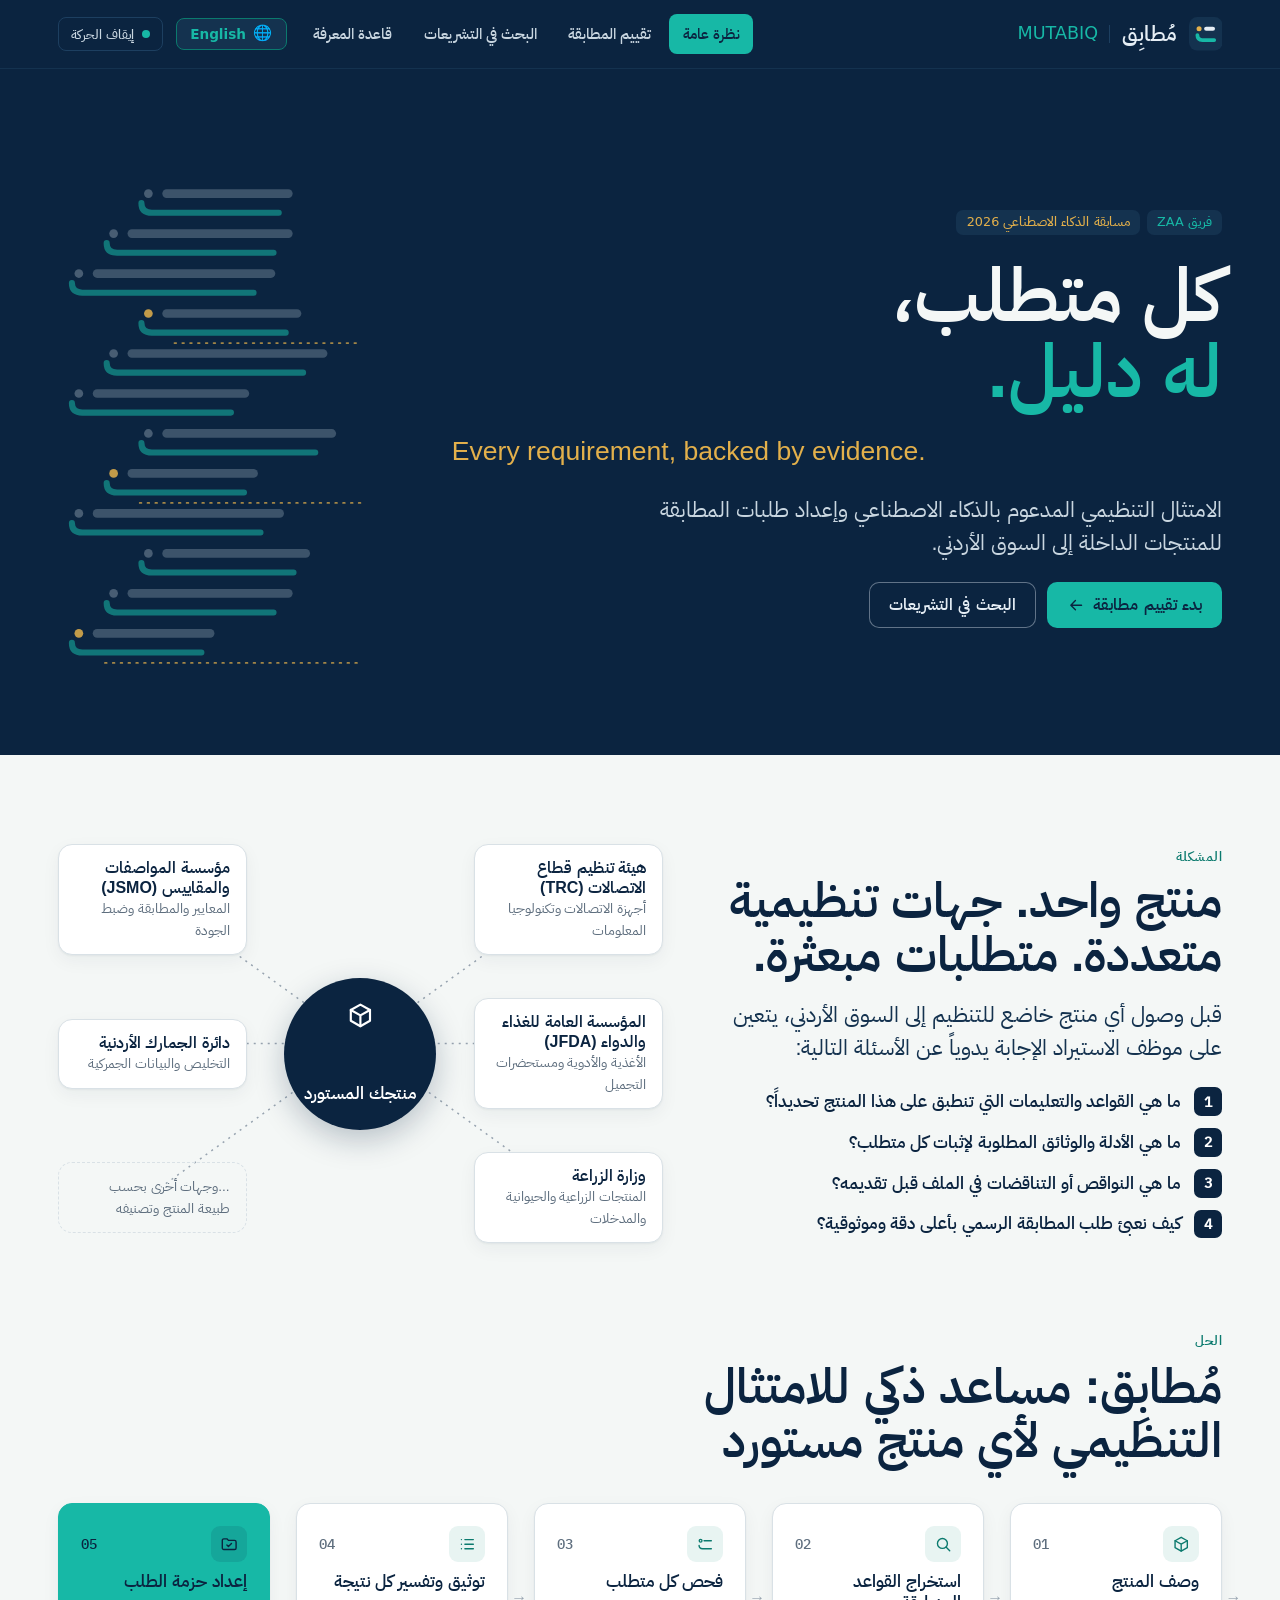
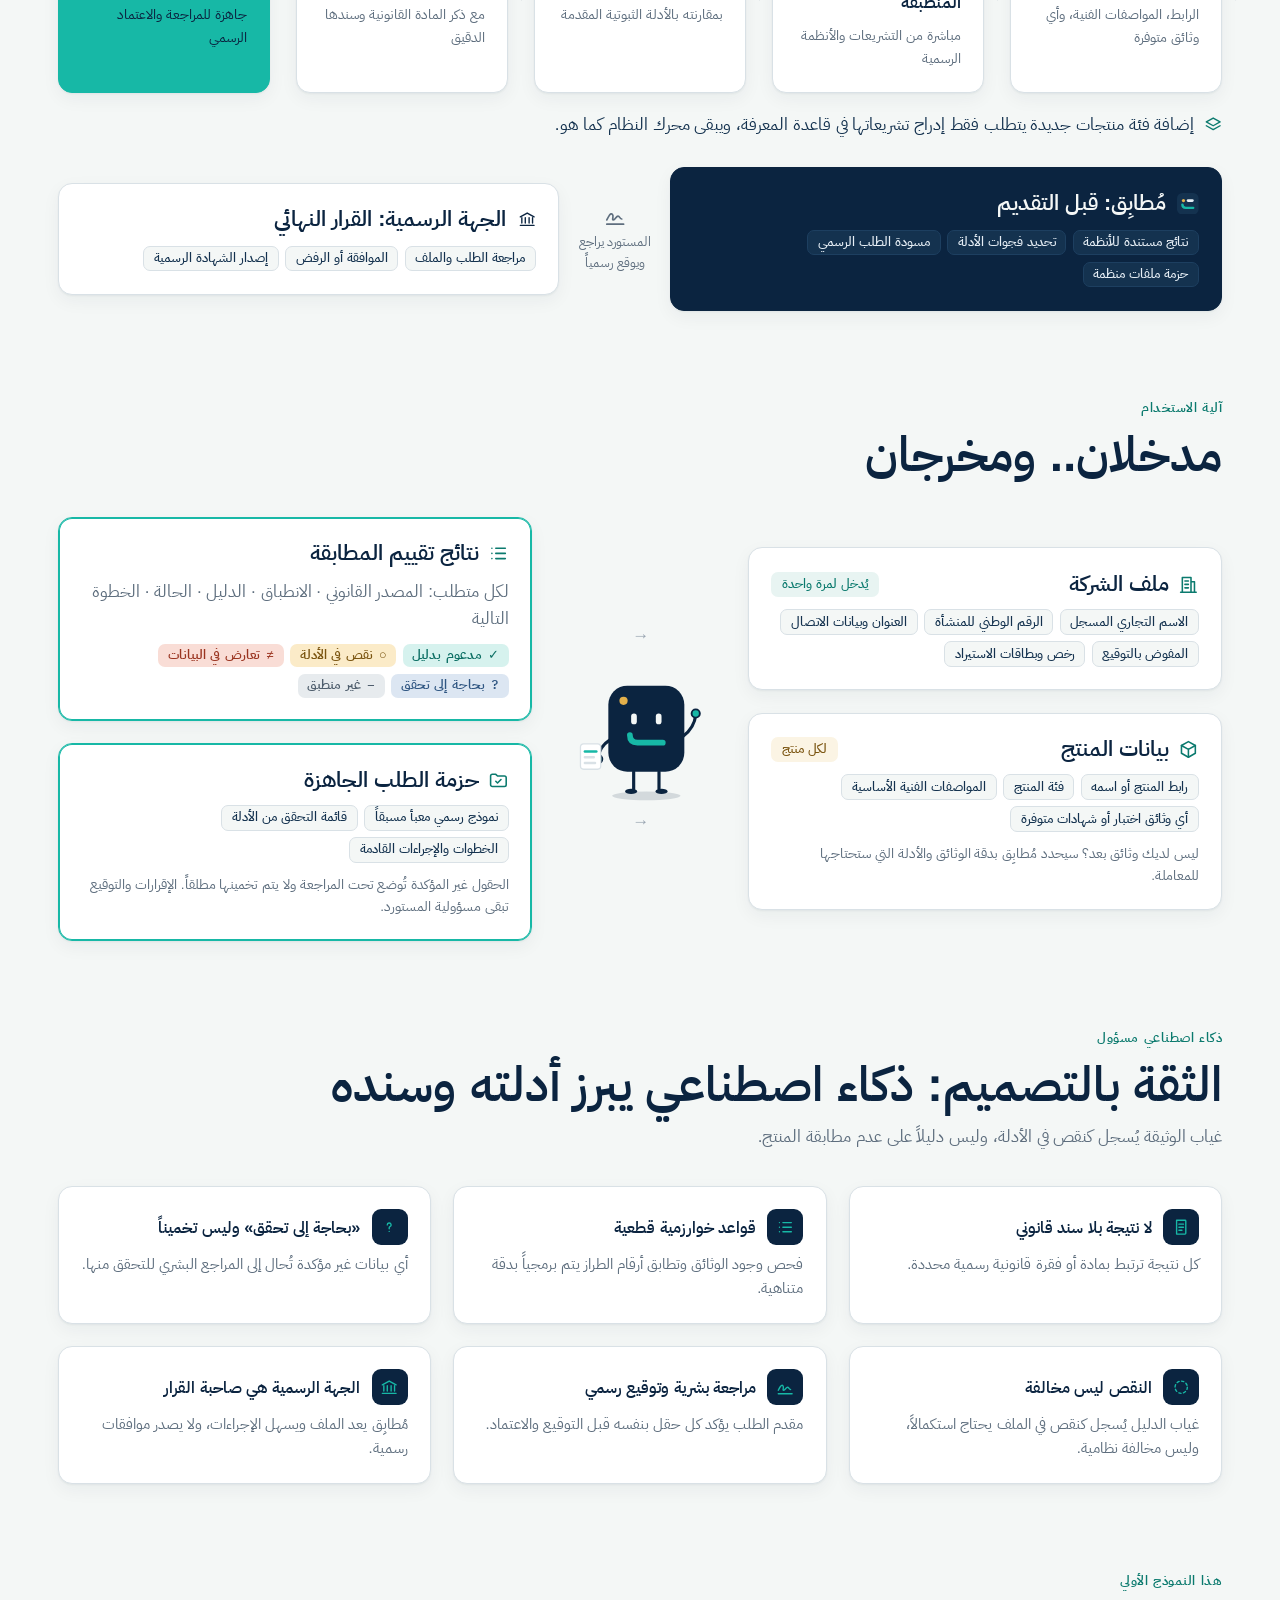
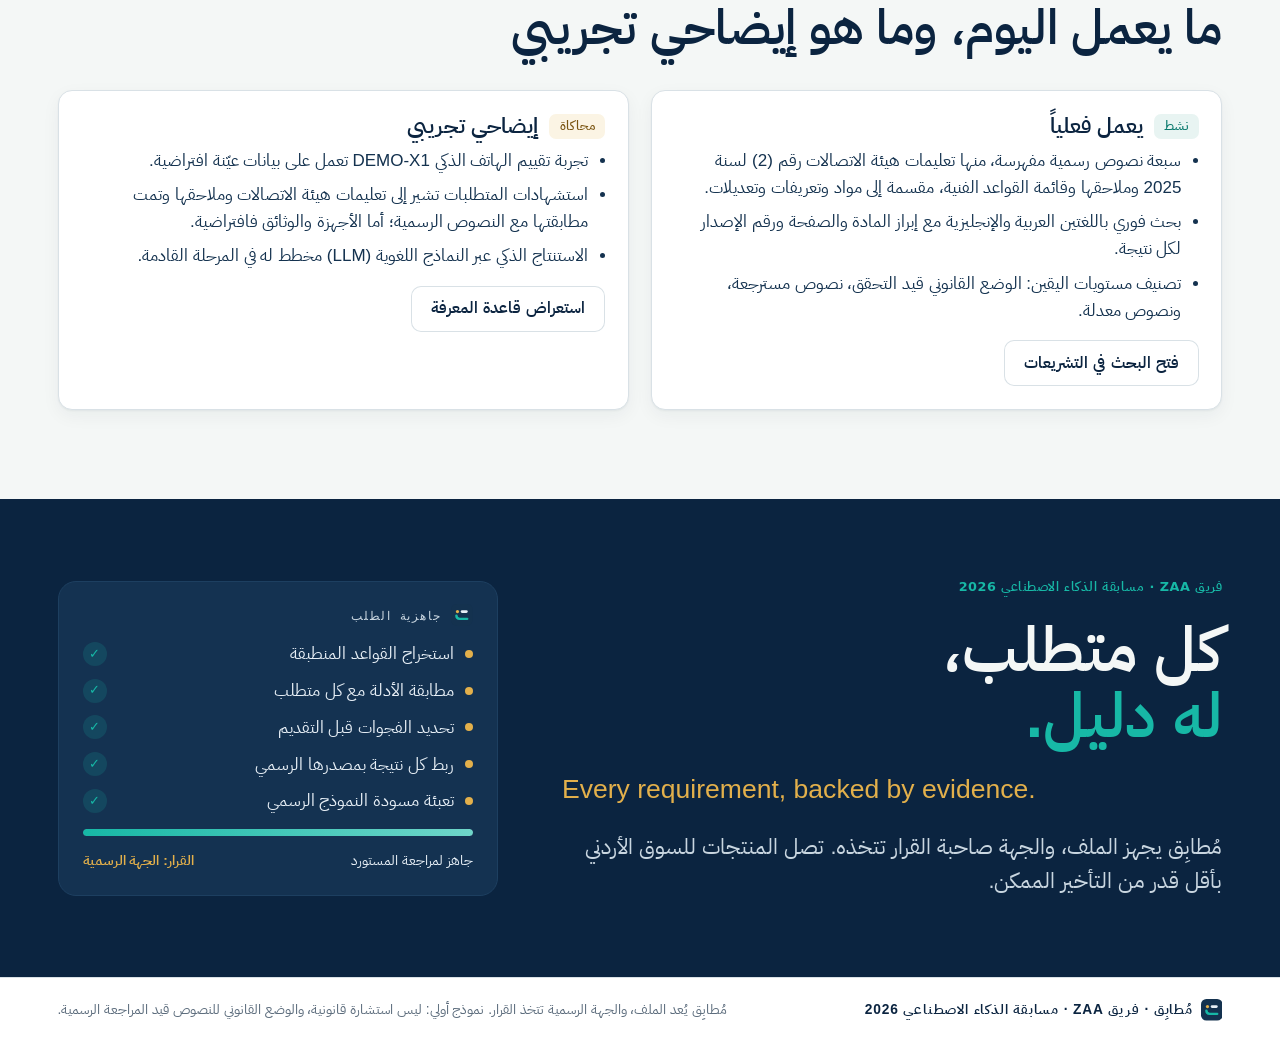
<file: web/index.html>
<!doctype html>
<html lang="ar" dir="rtl">
<head>
  <meta charset="utf-8">
  <meta name="viewport" content="width=device-width, initial-scale=1">
  <meta name="description" content="مُطابِق: كل متطلب، له دليل. الامتثال التنظيمي وإعداد طلبات المطابقة للمنتجات الداخلة إلى السوق الأردني.">
  <meta name="theme-color" content="#0b2440">
  <link rel="icon" href="favicon.svg" type="image/svg+xml">
  <title>مُطابِق · كل متطلب، له دليل</title>
  <link rel="preload" href="fonts/IBMPlexSansArabic-600-arabic.woff2" as="font" type="font/woff2" crossorigin>
  <link rel="preload" href="fonts/IBMPlexSansArabic-400-arabic.woff2" as="font" type="font/woff2" crossorigin>
  <link rel="preload" href="fonts/IBMPlexSans-700-latin.woff2" as="font" type="font/woff2" crossorigin>
  <link rel="preload" href="fonts/IBMPlexSans-400-latin.woff2" as="font" type="font/woff2" crossorigin>
  <link rel="stylesheet" href="fonts/fonts.css">
  <link rel="stylesheet" href="styles.css">
  <script type="module" src="js/app.mjs"></script>
</head>
<body>
  <a class="skip-link" href="#main">الانتقال إلى المحتوى</a>

  <header class="site-header">
    <div class="wrap header-row">
      <a class="brand" href="#/" data-route-link aria-label="مُطابِق · الرئيسية">
        <svg class="brand-mark" viewBox="0 0 40 40" aria-hidden="true" focusable="false">
          <rect class="mark-tile" width="40" height="40" rx="10"/>
          <circle class="mark-dot" cx="12" cy="14" r="3"/><rect class="mark-bar" x="18" y="11.5" width="13" height="5" rx="2.5"/>
          <path class="mark-check" d="M10 21.5Q10 27.5 16 27.5H30"/>
        </svg>
        <span class="wordmark-brand">مُطابِق</span><span class="wordmark-sub">MUTABIQ</span>
      </a>
      <button class="menu-button" type="button" aria-expanded="false" aria-controls="site-nav">
        <span class="menu-icon" aria-hidden="true"></span><span class="menu-label">القائمة</span>
      </button>
      <nav id="site-nav" class="site-nav" aria-label="Main">
        <ul>
          <li><a href="#/" data-route-link data-route="home">نظرة عامة</a></li>
          <li><a href="#/assessment" data-route-link data-route="assessment">تقييم المطابقة</a></li>
          <li><a href="#/ask" data-route-link data-route="ask">البحث في التشريعات</a></li>
          <li><a href="#/sources" data-route-link data-route="sources">قاعدة المعرفة</a></li>
        </ul>
        <button class="lang-toggle" type="button" aria-label="التبديل إلى اللغة الإنجليزية (Switch to English)">
          <span class="lang-globe" aria-hidden="true">🌐</span><span class="lang-label">English</span>
        </button>
        <button class="motion-toggle" type="button" aria-pressed="false">
          <span class="motion-dot" aria-hidden="true"></span><span class="motion-label">إيقاف الحركة</span>
        </button>
      </nav>
    </div>
  </header>

  <div class="stage">
    <main id="main" class="route" tabindex="-1">
      <noscript>
        <div class="wrap"><p class="lede">يحتاج مُطابِق إلى تفعيل JavaScript للعمل.</p></div>
      </noscript>
    </main>
    <div class="cover" aria-hidden="true" hidden>
      <div class="cover-sheet cover-back"></div>
      <div class="cover-sheet cover-front">
        <div class="cover-scene"></div>
        <p class="cover-caption"></p>
      </div>
    </div>
  </div>

  <footer class="site-footer">
    <div class="wrap footer-row">
      <p class="footer-brand">
        <svg class="brand-mark small" viewBox="0 0 40 40" aria-hidden="true" focusable="false">
          <rect class="mark-tile" width="40" height="40" rx="10"/>
          <circle class="mark-dot" cx="12" cy="14" r="3"/><rect class="mark-bar" x="18" y="11.5" width="13" height="5" rx="2.5"/>
          <path class="mark-check" d="M10 21.5Q10 27.5 16 27.5H30"/>
        </svg>
        <strong class="footer-brand-text">مُطابِق · فريق ZAA · مسابقة الذكاء الاصطناعي 2026</strong>
      </p>
      <p class="footer-note">مُطابِق يُعد الملف، والجهة الرسمية تتخذ القرار. نموذج أولي: ليس استشارة قانونية، والوضع القانوني للنصوص قيد المراجعة الرسمية.</p>
    </div>
  </footer>
</body>
</html>
</file>
<file: web/fonts/fonts.css>
/* IBM Plex Sans, Sans Arabic and Mono (SIL Open Font License), self-hosted. */
@font-face {
  font-family: 'IBM Plex Mono';
  font-style: normal;
  font-weight: 400;
  font-display: swap;
  src: url(IBMPlexMono-400-latin.woff2) format('woff2');
  unicode-range: U+0000-00FF, U+0131, U+0152-0153, U+02BB-02BC, U+02C6, U+02DA, U+02DC, U+0304, U+0308, U+0329, U+2000-206F, U+20AC, U+2122, U+2191, U+2193, U+2212, U+2215, U+FEFF, U+FFFD;
}
@font-face {
  font-family: 'IBM Plex Mono';
  font-style: normal;
  font-weight: 500;
  font-display: swap;
  src: url(IBMPlexMono-500-latin.woff2) format('woff2');
  unicode-range: U+0000-00FF, U+0131, U+0152-0153, U+02BB-02BC, U+02C6, U+02DA, U+02DC, U+0304, U+0308, U+0329, U+2000-206F, U+20AC, U+2122, U+2191, U+2193, U+2212, U+2215, U+FEFF, U+FFFD;
}
@font-face {
  font-family: 'IBM Plex Sans';
  font-style: normal;
  font-weight: 400;
  font-stretch: 100%;
  font-display: swap;
  src: url(IBMPlexSans-400-latin.woff2) format('woff2');
  unicode-range: U+0000-00FF, U+0131, U+0152-0153, U+02BB-02BC, U+02C6, U+02DA, U+02DC, U+0304, U+0308, U+0329, U+2000-206F, U+20AC, U+2122, U+2191, U+2193, U+2212, U+2215, U+FEFF, U+FFFD;
}
@font-face {
  font-family: 'IBM Plex Sans';
  font-style: normal;
  font-weight: 500;
  font-stretch: 100%;
  font-display: swap;
  src: url(IBMPlexSans-500-latin.woff2) format('woff2');
  unicode-range: U+0000-00FF, U+0131, U+0152-0153, U+02BB-02BC, U+02C6, U+02DA, U+02DC, U+0304, U+0308, U+0329, U+2000-206F, U+20AC, U+2122, U+2191, U+2193, U+2212, U+2215, U+FEFF, U+FFFD;
}
@font-face {
  font-family: 'IBM Plex Sans';
  font-style: normal;
  font-weight: 600;
  font-stretch: 100%;
  font-display: swap;
  src: url(IBMPlexSans-600-latin.woff2) format('woff2');
  unicode-range: U+0000-00FF, U+0131, U+0152-0153, U+02BB-02BC, U+02C6, U+02DA, U+02DC, U+0304, U+0308, U+0329, U+2000-206F, U+20AC, U+2122, U+2191, U+2193, U+2212, U+2215, U+FEFF, U+FFFD;
}
@font-face {
  font-family: 'IBM Plex Sans';
  font-style: normal;
  font-weight: 700;
  font-stretch: 100%;
  font-display: swap;
  src: url(IBMPlexSans-700-latin.woff2) format('woff2');
  unicode-range: U+0000-00FF, U+0131, U+0152-0153, U+02BB-02BC, U+02C6, U+02DA, U+02DC, U+0304, U+0308, U+0329, U+2000-206F, U+20AC, U+2122, U+2191, U+2193, U+2212, U+2215, U+FEFF, U+FFFD;
}
@font-face {
  font-family: 'IBM Plex Sans Arabic';
  font-style: normal;
  font-weight: 400;
  font-display: swap;
  src: url(IBMPlexSansArabic-400-arabic.woff2) format('woff2');
  unicode-range: U+0600-06FF, U+0750-077F, U+0870-0891, U+0897-08E1, U+08E3-08FF, U+200C-200E, U+2010-2011, U+204F, U+2E41, U+FB50-FDFF, U+FE70-FE74, U+FE76-FEFC, U+102E0-102FB, U+10E60-10E7E, U+10EC2-10EC7, U+10EC9-10EEE, U+10EF0-10EFF, U+1EE00-1EE03, U+1EE05-1EE1F, U+1EE21-1EE22, U+1EE24, U+1EE27, U+1EE29-1EE32, U+1EE34-1EE37, U+1EE39, U+1EE3B, U+1EE42, U+1EE47, U+1EE49, U+1EE4B, U+1EE4D-1EE4F, U+1EE51-1EE52, U+1EE54, U+1EE57, U+1EE59, U+1EE5B, U+1EE5D, U+1EE5F, U+1EE61-1EE62, U+1EE64, U+1EE67-1EE6A, U+1EE6C-1EE72, U+1EE74-1EE77, U+1EE79-1EE7C, U+1EE7E, U+1EE80-1EE89, U+1EE8B-1EE9B, U+1EEA1-1EEA3, U+1EEA5-1EEA9, U+1EEAB-1EEBB, U+1EEF0-1EEF1;
}
@font-face {
  font-family: 'IBM Plex Sans Arabic';
  font-style: normal;
  font-weight: 500;
  font-display: swap;
  src: url(IBMPlexSansArabic-500-arabic.woff2) format('woff2');
  unicode-range: U+0600-06FF, U+0750-077F, U+0870-0891, U+0897-08E1, U+08E3-08FF, U+200C-200E, U+2010-2011, U+204F, U+2E41, U+FB50-FDFF, U+FE70-FE74, U+FE76-FEFC, U+102E0-102FB, U+10E60-10E7E, U+10EC2-10EC7, U+10EC9-10EEE, U+10EF0-10EFF, U+1EE00-1EE03, U+1EE05-1EE1F, U+1EE21-1EE22, U+1EE24, U+1EE27, U+1EE29-1EE32, U+1EE34-1EE37, U+1EE39, U+1EE3B, U+1EE42, U+1EE47, U+1EE49, U+1EE4B, U+1EE4D-1EE4F, U+1EE51-1EE52, U+1EE54, U+1EE57, U+1EE59, U+1EE5B, U+1EE5D, U+1EE5F, U+1EE61-1EE62, U+1EE64, U+1EE67-1EE6A, U+1EE6C-1EE72, U+1EE74-1EE77, U+1EE79-1EE7C, U+1EE7E, U+1EE80-1EE89, U+1EE8B-1EE9B, U+1EEA1-1EEA3, U+1EEA5-1EEA9, U+1EEAB-1EEBB, U+1EEF0-1EEF1;
}
@font-face {
  font-family: 'IBM Plex Sans Arabic';
  font-style: normal;
  font-weight: 600;
  font-display: swap;
  src: url(IBMPlexSansArabic-600-arabic.woff2) format('woff2');
  unicode-range: U+0600-06FF, U+0750-077F, U+0870-0891, U+0897-08E1, U+08E3-08FF, U+200C-200E, U+2010-2011, U+204F, U+2E41, U+FB50-FDFF, U+FE70-FE74, U+FE76-FEFC, U+102E0-102FB, U+10E60-10E7E, U+10EC2-10EC7, U+10EC9-10EEE, U+10EF0-10EFF, U+1EE00-1EE03, U+1EE05-1EE1F, U+1EE21-1EE22, U+1EE24, U+1EE27, U+1EE29-1EE32, U+1EE34-1EE37, U+1EE39, U+1EE3B, U+1EE42, U+1EE47, U+1EE49, U+1EE4B, U+1EE4D-1EE4F, U+1EE51-1EE52, U+1EE54, U+1EE57, U+1EE59, U+1EE5B, U+1EE5D, U+1EE5F, U+1EE61-1EE62, U+1EE64, U+1EE67-1EE6A, U+1EE6C-1EE72, U+1EE74-1EE77, U+1EE79-1EE7C, U+1EE7E, U+1EE80-1EE89, U+1EE8B-1EE9B, U+1EEA1-1EEA3, U+1EEA5-1EEA9, U+1EEAB-1EEBB, U+1EEF0-1EEF1;
}
</file>
<file: web/styles.css>
/* MUTABIQ UI. Visual system from the MUTABIQ deck: navy hero and closing bands, a light canvas with
   white bordered cards, teal for evidence and progress, gold for the Arabic tagline and markers,
   IBM Plex Sans / Sans Arabic / Mono. */

:root {
  --navy: #0b2440;
  --navy-2: #14324f;
  --navy-3: #1d3f60;
  --canvas: #f4f7f6;
  --surface: #ffffff;
  --border: #d9e1e6;
  --ink: #14324f;
  --muted: #5e6e7e;
  --teal: #17b8a6;
  --teal-deep: #0b7a6e;
  --teal-tint: #e8f4f2;
  --teal-tint-2: #d6f2ee;
  --gold: #e3b04b;
  --on-dark: #e6eef5;
  --on-dark-muted: #c9d6e0;

  --st-supported-bg: #d6f2ee; --st-supported-fg: #0b6e63;
  --st-missing-bg: #fbebc8;   --st-missing-fg: #7a5410;
  --st-conflict-bg: #f9ddd6;  --st-conflict-fg: #9a3420;
  --st-verify-bg: #dce6f2;    --st-verify-fg: #2f5682;
  --st-na-bg: #e7ebee;        --st-na-fg: #4e5d6c;

  --sans: 'IBM Plex Sans', 'Segoe UI', system-ui, sans-serif;
  --arabic: 'IBM Plex Sans Arabic', 'Segoe UI', Tahoma, sans-serif;
  --mono: 'IBM Plex Mono', ui-monospace, Consolas, monospace;

  --space-page: clamp(1rem, 4.5vw, 4.5rem);
  --measure: 76rem;
  --radius: 14px;
  --radius-lg: 18px;
  --gap: clamp(0.9rem, 1.8vw, 1.4rem);
  --step-0: clamp(1rem, 0.97rem + 0.15vw, 1.0625rem);
  --step-1: clamp(1.15rem, 1.08rem + 0.35vw, 1.35rem);
  --step-2: clamp(1.35rem, 1.2rem + 0.8vw, 1.85rem);
  --step-3: clamp(1.9rem, 1.45rem + 2vw, 3rem);
  --step-4: clamp(2.4rem, 1.6rem + 3.8vw, 4.6rem);
  --ease: cubic-bezier(0.16, 1, 0.3, 1);
  --header-h: 4.25rem;
  --shadow: 0 1px 2px rgb(11 36 64 / 0.05), 0 6px 18px rgb(11 36 64 / 0.05);
}

*, *::before, *::after { box-sizing: border-box; }
html { background: var(--canvas); }
body { margin: 0; min-height: 100vh; display: flex; flex-direction: column; background: var(--canvas); color: var(--ink); font: 400 var(--step-0)/1.6 var(--sans); -webkit-font-smoothing: antialiased; }
h1, h2, h3 { margin: 0; color: var(--navy); font-weight: 700; line-height: 1.12; letter-spacing: -0.015em; text-wrap: balance; }
h3 { font-weight: 600; letter-spacing: -0.005em; line-height: 1.25; }
p { margin: 0; }
a { color: var(--teal-deep); text-decoration-thickness: 1px; text-underline-offset: 0.2em; }
a:hover { color: var(--navy); }
:focus-visible { outline: 3px solid var(--teal); outline-offset: 3px; border-radius: 6px; }
::selection { background: var(--teal); color: var(--navy); }
[hidden] { display: none !important; }
code, .mono { font-family: var(--mono); }
code { font-size: 0.88em; background: var(--teal-tint); color: var(--navy); padding: 0.1em 0.4em; border-radius: 0.35em; }
[lang='ar'] { font-family: var(--arabic); }

.wrap { width: min(100% - 2 * var(--space-page), var(--measure)); margin-inline: auto; }
[id], .tabs, .results { scroll-margin-top: calc(var(--header-h) + 1rem); }
.plain-list { list-style: none; margin: 0; padding: 0; }
.skip-link { position: absolute; left: 1rem; top: -4rem; z-index: 50; background: var(--teal); color: var(--navy); padding: 0.6rem 1rem; border-radius: 0.6rem; font-weight: 600; }
.skip-link:focus { top: 1rem; }
.visually-hidden { position: absolute !important; width: 1px; height: 1px; overflow: hidden; clip: rect(0 0 0 0); white-space: nowrap; }

/* ------------------------------------------------------------------------- brand + header */
.brand-mark { width: 2.1rem; height: 2.1rem; flex: none; }
.brand-mark.small { width: 1.35rem; height: 1.35rem; }
.mark-tile { fill: var(--navy-2); }
.mark-dot { fill: var(--gold); }
.mark-bar { fill: var(--on-dark); }
.mark-check { fill: none; stroke: var(--teal); stroke-width: 4.5; stroke-linecap: round; }
.site-header { position: sticky; top: 0; z-index: 30; background: var(--navy); border-bottom: 1px solid var(--navy-2); }
.header-row { min-height: var(--header-h); display: flex; align-items: center; gap: 1.5rem; }
.brand { display: inline-flex; align-items: center; gap: 0.7rem; text-decoration: none; color: var(--on-dark); }
.brand:hover { color: #fff; }
.wordmark, .wordmark-brand { font: 700 1.3rem/1 var(--arabic); letter-spacing: 0.02em; }
.wordmark-ar, .wordmark-sub { font: 500 1.1rem/1 var(--sans); color: var(--teal); padding-inline-start: 0.7rem; border-inline-start: 1px solid var(--navy-3); }
html[lang='en'] .wordmark-brand { font-family: var(--sans); letter-spacing: 0.08em; }
html[lang='en'] .wordmark-sub { font-family: var(--arabic); }
.site-nav { margin-inline-start: auto; display: flex; align-items: center; gap: 0.8rem; }
.site-nav ul { display: flex; gap: 0.25rem; list-style: none; margin: 0; padding: 0; }
.site-nav a { display: block; padding: 0.5rem 0.85rem; border-radius: 8px; text-decoration: none; color: var(--on-dark-muted); font-weight: 500; font-size: 0.95rem; }
.site-nav a:hover { color: #fff; background: var(--navy-2); }
.site-nav a[aria-current='page'] { color: var(--navy); background: var(--teal); }
.lang-toggle { display: inline-flex; align-items: center; gap: 0.45rem; background: var(--navy-2); color: var(--teal); border: 1px solid var(--teal-deep); border-radius: 8px; padding: 0.42rem 0.85rem; font: 600 0.85rem var(--sans); cursor: pointer; transition: all 0.2s var(--ease); }
.lang-toggle:hover { background: var(--teal); color: var(--navy); border-color: var(--teal); }
.lang-globe { font-size: 0.95rem; line-height: 1; }
.motion-toggle { display: inline-flex; align-items: center; gap: 0.5rem; background: transparent; color: var(--on-dark-muted); border: 1px solid var(--navy-3); border-radius: 8px; padding: 0.42rem 0.75rem; font: 500 0.82rem var(--sans); cursor: pointer; }
.motion-toggle:hover { color: #fff; border-color: var(--on-dark-muted); }
.motion-dot { width: 0.5rem; height: 0.5rem; border-radius: 50%; background: var(--teal); }
.motion-toggle[aria-pressed='true'] .motion-dot { background: transparent; box-shadow: inset 0 0 0 2px var(--on-dark-muted); }
.menu-button { display: none; margin-inline-start: auto; align-items: center; gap: 0.6rem; background: var(--navy-2); color: var(--on-dark); border: 0; border-radius: 8px; padding: 0.55rem 0.9rem; font: 500 0.95rem var(--sans); cursor: pointer; }
.menu-icon, .menu-icon::before, .menu-icon::after { display: block; width: 1.05rem; height: 2px; background: currentColor; border-radius: 2px; position: relative; transition: transform 0.2s var(--ease); }
.menu-icon::before, .menu-icon::after { content: ''; position: absolute; left: 0; }
.menu-icon::before { top: -6px; } .menu-icon::after { top: 6px; }
.menu-button[aria-expanded='true'] .menu-icon { background: transparent; }
.menu-button[aria-expanded='true'] .menu-icon::before { transform: translateY(6px) rotate(45deg); }
.menu-button[aria-expanded='true'] .menu-icon::after { transform: translateY(-6px) rotate(-45deg); }

/* ------------------------------------------------------------------------- stage + transition cover */
.stage { position: relative; flex: 1; display: flex; flex-direction: column; }
.route { flex: 1; outline: none; padding-bottom: clamp(3rem, 7vw, 5.5rem); }
.cover { position: fixed; inset: var(--header-h) 0 0 0; z-index: 20; overflow: hidden; }
.cover-sheet { position: absolute; inset: 0; border-radius: 22px 22px 0 0; transform: translateY(105%); }
.cover-back { background: var(--teal); }
.cover-front { background: var(--canvas); display: grid; place-content: center; justify-items: center; gap: 0.6rem; }
.cover-scene .guide { width: clamp(8.5rem, 20vw, 12.5rem); }
.cover-caption { font: 600 var(--step-1)/1.2 var(--sans); color: var(--navy); }

/* ------------------------------------------------------------------------- shared components */
.eyebrow { color: var(--teal-deep); font: 600 0.8rem/1.2 var(--sans); letter-spacing: 0.1em; text-transform: uppercase; }
.on-dark .eyebrow { color: var(--teal); }
.lede { color: var(--ink); font-size: var(--step-1); line-height: 1.55; max-width: 40rem; }
.muted { color: var(--muted); }
.section { margin-top: clamp(3.5rem, 7vw, 6rem); }
.section-head { display: grid; gap: 0.75rem; margin-bottom: clamp(1.4rem, 3vw, 2.2rem); max-width: 64rem; }
.section-head h2 { font-size: var(--step-3); }
.accent-text { color: var(--teal-deep); }
.on-dark .accent-text { color: var(--teal); }
.band-dark { background: var(--navy); color: var(--on-dark-muted); position: relative; overflow: hidden; }
.band-dark h1, .band-dark h2, .band-dark h3 { color: #f4f7f6; }
.band-dark .lede { color: var(--on-dark-muted); }
.tagline-ar { font: 500 clamp(1.25rem, 1.1rem + 0.7vw, 1.7rem)/1.4 var(--arabic); color: var(--gold); width: fit-content; } /* RTL text, but aligned with the LTR column like the deck */

.button { display: inline-flex; align-items: center; justify-content: center; gap: 0.5rem; min-height: 2.9rem; padding: 0.7rem 1.25rem; border-radius: 10px; border: 0; cursor: pointer; text-decoration: none; font: 600 0.98rem/1.2 var(--sans); transition: background 0.15s, box-shadow 0.15s, transform 0.15s var(--ease); }
.button-primary { background: var(--teal); color: var(--navy); }
.button-primary:hover { background: #14a593; color: var(--navy); }
.button-primary:active { transform: translateY(1px); }
.button-secondary { background: var(--surface); color: var(--navy); box-shadow: inset 0 0 0 1px var(--border); }
.button-secondary:hover { color: var(--navy); box-shadow: inset 0 0 0 1.5px var(--teal); }
.on-dark .button-secondary { background: transparent; color: var(--on-dark); box-shadow: inset 0 0 0 1px rgb(201 214 224 / 0.45); }
.on-dark .button-secondary:hover { color: #fff; box-shadow: inset 0 0 0 1.5px var(--teal); }
.button[disabled] { opacity: 0.55; cursor: progress; transform: none; }
.actions { display: flex; flex-wrap: wrap; gap: 0.7rem; }

.chip { display: inline-flex; align-items: center; gap: 0.35rem; padding: 0.22rem 0.6rem; border-radius: 7px; font: 500 0.8rem/1.3 var(--sans); background: var(--canvas); color: var(--ink); border: 1px solid var(--border); white-space: nowrap; }
.chip-teal { background: var(--teal-tint); color: var(--teal-deep); border-color: transparent; }
.chip-gold { background: #fbf4e4; color: var(--st-missing-fg); border-color: transparent; }
.chip-navy { background: var(--navy-2); color: var(--on-dark); border-color: var(--navy-3); }
.chip-dark-teal { background: var(--navy-2); color: var(--teal); border-color: transparent; }
.chip-dark-gold { background: var(--navy-2); color: var(--gold); border-color: transparent; }
.chips { display: flex; flex-wrap: wrap; gap: 0.4rem; }

.status { display: inline-flex; align-items: center; gap: 0.4rem; padding: 0.22rem 0.6rem; border-radius: 7px; font: 600 0.8rem/1.3 var(--sans); white-space: nowrap; }
.status .mark { font-family: var(--mono); font-weight: 500; }
.status-supported { background: var(--st-supported-bg); color: var(--st-supported-fg); }
.status-missing { background: var(--st-missing-bg); color: var(--st-missing-fg); }
.status-conflict { background: var(--st-conflict-bg); color: var(--st-conflict-fg); }
.status-verify { background: var(--st-verify-bg); color: var(--st-verify-fg); }
.status-not_applicable { background: var(--st-na-bg); color: var(--st-na-fg); }

.card { background: var(--surface); border: 1px solid var(--border); border-radius: var(--radius); padding: clamp(1rem, 2vw, 1.4rem); box-shadow: var(--shadow); }
.card h3 { font-size: var(--step-1); }
.card p { color: var(--muted); }
.card-dark { background: var(--navy); border-color: var(--navy); color: var(--on-dark-muted); }
.card-dark h3 { color: #f4f7f6; }
.card-teal-edge { border-color: var(--teal); box-shadow: 0 0 0 1px var(--teal) inset, var(--shadow); }
.grid { display: grid; gap: var(--gap); grid-template-columns: repeat(auto-fit, minmax(min(100%, 16rem), 1fr)); }
.icon-tile { display: inline-grid; place-items: center; width: 2.25rem; height: 2.25rem; border-radius: 9px; background: var(--teal-tint); color: var(--teal-deep); flex: none; }
.icon-tile.dark { background: var(--navy); color: var(--teal); }
.icon { width: 1.15rem; height: 1.15rem; fill: none; stroke: currentColor; stroke-width: 1.8; stroke-linecap: round; stroke-linejoin: round; }
.card-title { display: flex; align-items: center; gap: 0.7rem; }
.notice-bar { display: flex; flex-wrap: wrap; gap: 0.5rem 0.9rem; align-items: center; background: #fbf4e4; border: 1px solid #f0dcae; color: var(--st-missing-fg); border-radius: 10px; padding: 0.75rem 1rem; font-size: 0.93rem; }
.notice-bar strong { font-weight: 600; }
.service-status { display: inline-flex; align-items: center; gap: 0.5rem; font-size: 0.9rem; color: var(--muted); }
.service-status::before { content: ''; width: 0.55rem; height: 0.55rem; border-radius: 50%; background: var(--border); flex: none; }
.service-status[data-state='live']::before { background: var(--teal); }
.service-status[data-state='offline']::before { background: var(--gold); }

/* ------------------------------------------------------------------------- home: hero */
.hero { padding: clamp(3rem, 8vw, 6.5rem) 0 clamp(3rem, 7vw, 5.5rem); }
.hero-grid { display: grid; grid-template-columns: minmax(0, 1.4fr) minmax(0, 0.6fr); gap: clamp(1.5rem, 5vw, 4rem); align-items: center; }
.hero-copy { display: grid; gap: clamp(1rem, 2vw, 1.4rem); align-content: start; }
.hero h1 { font-size: var(--step-4); line-height: 1.04; letter-spacing: -0.025em; }
.hero h1 .accent-text { display: block; }
.matching { width: 100%; max-width: 25rem; justify-self: end; }
.matching .m-bar { fill: rgb(201 214 224 / 0.26); }
.matching .m-dot { fill: rgb(201 214 224 / 0.32); }
.matching .m-dot.gold { fill: var(--gold); opacity: 0.85; }
.matching .m-link { fill: none; stroke: var(--teal); stroke-width: 7; stroke-linecap: round; opacity: 0.55; }
.matching .m-sep { stroke: var(--gold); stroke-width: 2; stroke-dasharray: 2 7; stroke-linecap: round; opacity: 0.7; }

/* problem */
.problem { display: grid; grid-template-columns: minmax(0, 0.9fr) minmax(0, 1.1fr); gap: clamp(1.5rem, 5vw, 4rem); align-items: center; }
.questions { display: grid; gap: 0.75rem; margin-top: 1.4rem; }
.questions li { display: flex; gap: 0.8rem; align-items: center; font-weight: 600; color: var(--navy); }
.questions .num { display: inline-grid; place-items: center; width: 1.8rem; height: 1.8rem; border-radius: 7px; background: var(--navy); color: #fff; font: 600 0.85rem var(--mono); flex: none; }
.hub { position: relative; display: grid; grid-template-columns: repeat(3, minmax(0, 1fr)); grid-template-rows: repeat(3, auto); gap: 1.4rem 1.2rem; align-items: center; }
.hub-lines { position: absolute; inset: 0; width: 100%; height: 100%; pointer-events: none; }
.hub-lines line { stroke: #98a4b0; stroke-width: 1.5; stroke-dasharray: 2 5; vector-effect: non-scaling-stroke; }
.hub .card { position: relative; padding: 0.8rem 1rem; }
.hub .card h3 { font-size: 1rem; }
.hub .card p { font-size: 0.85rem; }
.hub .card.dashed { background: transparent; box-shadow: none; border-style: dashed; color: var(--muted); }
.hub-center { position: relative; justify-self: center; display: grid; place-items: center; gap: 0.3rem; width: clamp(7.5rem, 13vw, 9.5rem); aspect-ratio: 1; border-radius: 50%; background: var(--navy); color: #fff; font-weight: 600; text-align: center; box-shadow: 0 10px 30px rgb(11 36 64 / 0.25); }
.hub-center .icon { width: 1.8rem; height: 1.8rem; stroke: #fff; }

/* solution */
.steps { display: grid; grid-template-columns: repeat(5, minmax(0, 1fr)); gap: 1.6rem; }
.step { position: relative; display: grid; gap: 0.6rem; align-content: start; }
.step-top { display: flex; justify-content: space-between; align-items: center; }
.step .n { font: 500 0.85rem var(--mono); color: var(--muted); }
.step h3 { font-size: 1.05rem; }
.step p { font-size: 0.9rem; }
.step:not(:last-child)::after { content: '→'; position: absolute; right: -1.25rem; top: 50%; transform: translateY(-50%); color: #98a4b0; font-size: 1rem; }
.step.is-final { background: var(--teal); border-color: var(--teal); }
.step.is-final h3, .step.is-final p, .step.is-final .n { color: var(--navy); }
.step.is-final .icon-tile { background: rgb(11 36 64 / 0.12); color: var(--navy); }
.engine-note { display: flex; gap: 0.6rem; align-items: center; margin-top: 1.1rem; color: var(--ink); }
.engine-note .icon { color: var(--teal-deep); }
.handoff { display: grid; grid-template-columns: minmax(0, 1.1fr) auto minmax(0, 1fr); gap: 1.2rem; align-items: center; margin-top: 1.8rem; }
.handoff .card { display: grid; gap: 0.8rem; }
.handoff-middle { display: grid; justify-items: center; gap: 0.25rem; color: var(--muted); font-size: 0.82rem; text-align: center; }
.handoff-middle .icon { width: 1.4rem; height: 1.4rem; }

/* inputs / outputs */
.io { display: grid; grid-template-columns: minmax(0, 1fr) auto minmax(0, 1fr); gap: clamp(1rem, 3vw, 2rem); align-items: center; }
.io-col { display: grid; gap: var(--gap); }
.io .card { display: grid; gap: 0.7rem; }
.io .card-head { display: flex; justify-content: space-between; align-items: center; gap: 0.6rem; flex-wrap: wrap; }
.io .card-head h3 { display: flex; align-items: center; gap: 0.55rem; }
.io .card-head h3 .icon { color: var(--teal-deep); width: 1.3rem; height: 1.3rem; }
.io-engine { display: grid; justify-items: center; gap: 0.3rem; }
.io-engine .guide { width: clamp(7rem, 12vw, 9.5rem); }
.io-engine .arrow { color: #98a4b0; }
.small-note { font-size: 0.85rem; color: var(--muted); }

/* trust */
.trust { display: grid; grid-template-columns: repeat(3, minmax(0, 1fr)); gap: var(--gap); }
.trust .card { display: grid; gap: 0.5rem; align-content: start; }
.trust h3 { font-size: 1.02rem; }
.trust p { font-size: 0.92rem; }

/* prototype status */
.status-board { display: grid; grid-template-columns: repeat(2, minmax(0, 1fr)); gap: var(--gap); }
.status-board ul { margin: 0.4rem 0 0; padding-inline-start: 1.1rem; display: grid; gap: 0.45rem; color: var(--ink); }

/* closing */
.closing { margin-top: clamp(3.5rem, 7vw, 6rem); padding: clamp(3rem, 7vw, 5rem) 0; }
.route > .closing:last-child { margin-bottom: calc(-1 * clamp(3rem, 7vw, 5.5rem)); } /* meet the footer */
.closing-grid { display: grid; grid-template-columns: minmax(0, 1.2fr) minmax(0, 0.8fr); gap: clamp(1.5rem, 5vw, 4rem); align-items: center; }
.closing h2 { font-size: clamp(2.2rem, 1.5rem + 3vw, 3.9rem); line-height: 1.05; letter-spacing: -0.025em; }
.closing h2 .accent-text { display: block; }
.readiness-card { background: rgb(29 63 96 / 0.55); border: 1px solid var(--navy-3); border-radius: var(--radius-lg); padding: 1.4rem 1.5rem; display: grid; gap: 0.9rem; color: var(--on-dark); }
.readiness-card .rc-head { display: flex; align-items: center; gap: 0.6rem; font: 500 0.78rem var(--mono); letter-spacing: 0.12em; text-transform: uppercase; color: var(--on-dark-muted); }
.readiness-list { list-style: none; margin: 0; padding: 0; display: grid; gap: 0.6rem; }
.readiness-list li { display: grid; grid-template-columns: auto minmax(0, 1fr) auto; gap: 0.7rem; align-items: center; }
.readiness-list .bullet { width: 0.5rem; height: 0.5rem; border-radius: 50%; background: var(--gold); }
.readiness-list .tick { display: inline-grid; place-items: center; width: 1.5rem; height: 1.5rem; border-radius: 50%; background: rgb(23 184 166 / 0.16); color: var(--teal); font-size: 0.8rem; }
.readiness-list .tick.open { background: rgb(227 176 75 / 0.16); color: var(--gold); }
.progress { height: 0.45rem; border-radius: 99px; background: rgb(201 214 224 / 0.18); overflow: hidden; }
.progress > span { display: block; height: 100%; background: linear-gradient(90deg, var(--teal), #6fd6c9); border-radius: inherit; transition: width 0.4s var(--ease); }
.readiness-foot { display: flex; justify-content: space-between; gap: 1rem; flex-wrap: wrap; font-size: 0.85rem; }
.readiness-foot strong { color: var(--gold); font-weight: 600; }

/* ------------------------------------------------------------------------- inner pages */
.page-band { padding: clamp(2.2rem, 5vw, 3.6rem) 0 clamp(4.5rem, 9vw, 6.5rem); }
.page-band-grid { display: grid; grid-template-columns: minmax(0, 1fr) auto; gap: 1.5rem; align-items: end; }
.page-band h1 { font-size: var(--step-3); margin-top: 0.5rem; }
.page-band .lede { margin-top: 0.8rem; }
.page-band .guide { width: clamp(7rem, 13vw, 10rem); }
.lift { margin-top: clamp(-3.5rem, -7vw, -2.5rem); position: relative; }
.page-head { padding-top: clamp(2.2rem, 5vw, 3.6rem); display: grid; grid-template-columns: minmax(0, 1fr) auto; gap: 1.5rem; align-items: end; }
.page-head h1 { font-size: var(--step-3); margin-top: 0.5rem; }
.page-head .lede { margin-top: 0.8rem; }
.page-head .guide { width: clamp(7rem, 13vw, 10rem); }

/* assessment */
.assess { display: grid; grid-template-columns: minmax(13rem, 17rem) minmax(0, 1fr); gap: var(--gap); align-items: start; }
.flow { display: grid; gap: 0.3rem; }
.flow .eyebrow { color: var(--muted); margin-bottom: 0.5rem; }
.flow ol { list-style: none; margin: 0; padding: 0; display: grid; gap: 0.25rem; }
.flow li { display: grid; grid-template-columns: auto minmax(0, 1fr); gap: 0.7rem; align-items: center; padding: 0.55rem 0.6rem; border-radius: 9px; font-weight: 600; color: var(--navy); font-size: 0.95rem; }
.flow li .num { display: inline-grid; place-items: center; width: 1.7rem; height: 1.7rem; border-radius: 50%; background: var(--navy); color: #fff; font: 600 0.8rem var(--mono); }
.flow li.is-current { background: var(--teal-tint); }
.flow li.is-current .num { background: var(--teal); color: var(--navy); }
.flow li.is-done .num { background: var(--teal-deep); }
.flow .guide { width: 100%; max-width: 9rem; margin: 0.8rem auto 0; }
.app-frame { padding: 0; overflow: hidden; }
.app-bar { display: flex; flex-wrap: wrap; align-items: center; gap: 0.6rem 1rem; padding: 0.85rem 1.1rem; border-bottom: 1px solid var(--border); }
.app-bar h2 { font-size: 1.1rem; display: flex; align-items: center; gap: 0.6rem; }
.app-bar .brand-mark { width: 1.6rem; height: 1.6rem; }
.app-bar .sample { margin-left: auto; font-size: 0.8rem; font-weight: 600; color: var(--st-missing-fg); }
.tabs { display: flex; flex-wrap: wrap; gap: 0.3rem; }
.tab { border: 0; background: var(--canvas); color: var(--muted); border-radius: 7px; padding: 0.3rem 0.65rem; font: 600 0.82rem var(--sans); cursor: pointer; }
.tab:hover { color: var(--navy); }
.tab[aria-selected='true'] { background: var(--navy); color: #fff; }
.tab-panel { padding: clamp(1rem, 2.4vw, 1.5rem); }
.tab-panel:focus-visible { outline-offset: -3px; }
.inputs { display: grid; grid-template-columns: minmax(0, 0.9fr) minmax(0, 1.1fr); gap: clamp(1rem, 3vw, 2rem); }
.inputs > div + div { border-inline-start: 1px solid var(--border); padding-inline-start: clamp(1rem, 3vw, 2rem); }
.field { display: grid; gap: 0.35rem; margin-top: 0.9rem; }
.field label, .field .label { font-size: 0.85rem; color: var(--muted); }
.field input, .field select { width: 100%; font: 400 0.95rem var(--sans); color: var(--ink); background: var(--surface); border: 1px solid var(--border); border-radius: 9px; padding: 0.6rem 0.75rem; }
.field input:focus, .field select:focus { outline: 2px solid var(--teal); outline-offset: 0; border-color: var(--teal); }
.field input[readonly] { background: var(--canvas); }
.field-error { color: var(--st-conflict-fg); font-size: 0.85rem; }
.saved-company { display: flex; justify-content: space-between; align-items: center; gap: 0.6rem; background: var(--teal-tint); border-radius: 10px; padding: 0.7rem 0.9rem; font-weight: 600; color: var(--navy); margin-top: 0.5rem; }
.dropzone { border: 1.5px dashed var(--border); border-radius: 10px; padding: 0.8rem; display: grid; gap: 0.6rem; }
.dropzone .chip { font-family: var(--mono); font-size: 0.78rem; }
.data-table { width: 100%; border-collapse: collapse; font-size: 0.92rem; }
.data-table th, .data-table td { text-align: start; padding: 0.6rem 0.4rem; border-bottom: 1px solid var(--border); vertical-align: middle; }
.data-table th { color: var(--muted); font-weight: 400; }
.data-table td.value { font-weight: 600; color: var(--navy); }
.data-table td.src { font: 400 0.8rem var(--mono); color: var(--muted); white-space: nowrap; }
.data-table td.value input { font-weight: 500; min-width: 11rem; }
.data-table td.value .small-note, .data-table td.value .field-error { display: block; margin-top: 0.25rem; font-weight: 400; }
.ok-dot, .open-dot { display: inline-grid; place-items: center; width: 1.25rem; height: 1.25rem; border-radius: 50%; font-size: 0.7rem; }
.ok-dot { background: var(--st-supported-bg); color: var(--st-supported-fg); }
.open-dot { background: var(--st-missing-bg); color: var(--st-missing-fg); }
.panel-foot { display: flex; flex-wrap: wrap; justify-content: space-between; align-items: center; gap: 0.8rem; margin-top: 1.2rem; }
.summary-chips { display: flex; flex-wrap: wrap; gap: 0.4rem; margin-bottom: 1rem; }
.findings { display: grid; gap: 0.8rem; }
.finding { border: 1px solid var(--border); border-radius: 12px; padding: 1rem 1.1rem; display: grid; gap: 0.6rem; background: var(--surface); }
.finding-head { display: flex; flex-wrap: wrap; justify-content: space-between; gap: 0.5rem; align-items: center; }
.finding-head h3 { font-size: 1rem; }
.finding dl { display: grid; grid-template-columns: max-content minmax(0, 1fr); gap: 0.3rem 1rem; margin: 0; font-size: 0.9rem; }
.finding dt { color: var(--muted); }
.finding dd { margin: 0; }
.finding .src { font-family: var(--mono); font-size: 0.8rem; color: var(--muted); }
.form-preview th { width: 34%; }
.flag { color: var(--st-missing-fg); font-weight: 600; font-size: 0.82rem; }
.app-columns { display: grid; grid-template-columns: minmax(0, 1.2fr) minmax(0, 0.8fr); gap: clamp(1rem, 3vw, 1.6rem); align-items: start; }
.app-columns h3 { font-size: 1rem; margin-bottom: 0.6rem; }
.checklist { list-style: none; margin: 0; padding: 0; display: grid; gap: 0.45rem; }
.checklist li { display: flex; justify-content: space-between; gap: 0.6rem; align-items: center; font-size: 0.9rem; }
.app-readiness { margin-top: 1rem; }
.app-readiness .readiness-card { background: var(--navy); border-color: var(--navy); }

/* evidence search */
.search-form { margin-top: 1.4rem; display: grid; gap: 0.9rem; }
.search-form > label { font-weight: 600; color: var(--navy); }
.search-box { display: flex; gap: 0.7rem; align-items: stretch; background: var(--surface); border: 1px solid var(--border); border-radius: 12px; padding: 0.45rem; box-shadow: var(--shadow); }
.search-box:focus-within { border-color: var(--teal); box-shadow: 0 0 0 3px rgb(23 184 166 / 0.18); }
.search-box textarea { flex: 1; min-height: 3rem; resize: vertical; border: 0; background: transparent; color: var(--ink); font: 400 1.05rem/1.5 var(--sans); padding: 0.5rem 0.7rem; }
.search-box textarea:focus { outline: none; }
.search-box textarea::placeholder { color: #7f8c99; }
.search-box .button { align-self: flex-end; }
.examples { display: flex; flex-wrap: wrap; gap: 0.45rem; align-items: center; }
.examples > span { color: var(--muted); font-size: 0.88rem; margin-right: 0.2rem; }
.example { background: var(--surface); color: var(--ink); border: 1px solid var(--border); border-radius: 8px; padding: 0.35rem 0.75rem; font: 400 0.9rem var(--sans); cursor: pointer; text-align: start; }
.example[lang='ar'] { font-family: var(--arabic); }
.example:hover { border-color: var(--teal); color: var(--teal-deep); }
.options { color: var(--muted); }
.options summary { cursor: pointer; width: fit-content; font-weight: 600; }
.options-body { display: flex; flex-wrap: wrap; gap: 0.9rem 2rem; margin-top: 0.8rem; align-items: center; }
.options label { display: inline-flex; flex-wrap: wrap; gap: 0.5rem; align-items: center; max-width: 100%; }
.options select { max-width: 100%; min-width: 0; background: var(--surface); color: var(--ink); border: 1px solid var(--border); border-radius: 8px; padding: 0.35rem 0.5rem; font: 400 0.92rem var(--sans); }
input[type='checkbox'], input[type='radio'] { accent-color: var(--teal-deep); width: 1.05rem; height: 1.05rem; }

.results { margin-top: clamp(1.6rem, 4vw, 2.6rem); display: grid; gap: 1rem; }
.results-summary { color: var(--muted); }
.results-summary strong { color: var(--navy); font-weight: 600; }
.evidence-list { list-style: none; margin: 0; padding: 0; display: grid; gap: 0.9rem; }
.evidence { background: var(--surface); border: 1px solid var(--border); border-radius: var(--radius); padding: clamp(1rem, 2.2vw, 1.4rem); display: grid; gap: 0.85rem; box-shadow: var(--shadow); border-inline-start: 4px solid var(--border); }
.evidence.is-context { margin-inline-start: clamp(0.8rem, 3vw, 2.2rem); background: #fbfcfc; border-inline-start-color: var(--teal-tint-2); box-shadow: none; }
.evidence.is-exact, .evidence:not(.is-context) { border-inline-start-color: var(--teal); }
.evidence-head { display: flex; flex-wrap: wrap; gap: 0.5rem 0.9rem; align-items: baseline; justify-content: space-between; }
.evidence-head h3 { font-size: 1.02rem; }
.evidence-head .where { color: var(--teal-deep); font: 600 0.95rem var(--mono); margin-inline-start: 0.5rem; }
.evidence-text { white-space: pre-line; font-size: 1.05rem; line-height: 1.85; color: var(--ink); max-width: 72ch; }
.evidence-text[lang='ar'] { font-family: var(--arabic); }
.evidence-text[lang='en'] { line-height: 1.65; }
.evidence-text[dir='rtl'] { margin-left: auto; }
.evidence-text.is-clamped { max-height: 12em; overflow: hidden; mask-image: linear-gradient(to bottom, #000 70%, transparent); }
.evidence-meta { display: flex; flex-wrap: wrap; gap: 0.35rem 1.1rem; color: var(--muted); font-size: 0.84rem; align-items: center; }
.evidence-meta .mono { font-size: 0.8rem; }
.link-button { background: none; border: 0; padding: 0; color: var(--teal-deep); font: 600 0.88rem var(--sans); cursor: pointer; text-decoration: underline; text-underline-offset: 0.2em; justify-self: start; }
.caveats summary { cursor: pointer; color: var(--st-missing-fg); font-size: 0.88rem; font-weight: 600; width: fit-content; }
.caveats ul { margin: 0.5rem 0 0; padding-inline-start: 1.2rem; color: var(--muted); font-size: 0.9rem; display: grid; gap: 0.3rem; }
.caveats.card summary { color: var(--navy); }
.notice { display: grid; grid-template-columns: auto minmax(0, 1fr); gap: 1.2rem; align-items: center; }
.notice .guide { width: 6rem; }
.notice h2 { font-size: var(--step-2); margin-bottom: 0.35rem; }
.notice p { color: var(--muted); }
.searching { display: flex; align-items: center; gap: 1rem; color: var(--muted); }
.searching .guide { width: 5rem; }

/* knowledge base */
.pipeline { display: grid; grid-template-columns: repeat(2, minmax(0, 1fr)); gap: var(--gap); }
.pipeline ol { list-style: none; margin: 0.8rem 0 0; padding: 0; display: grid; gap: 0.55rem; }
.pipeline li { display: flex; justify-content: space-between; gap: 0.8rem; align-items: center; padding: 0.55rem 0.7rem; border-radius: 9px; background: var(--canvas); font-size: 0.93rem; }
.source-list { list-style: none; padding: 0; margin: 0; display: grid; gap: var(--gap); grid-template-columns: repeat(auto-fit, minmax(min(100%, 21rem), 1fr)); }
.source { display: flex; flex-direction: column; gap: 0.8rem; }
.source .ar-title { font: 600 1.2rem/1.6 var(--arabic); color: var(--navy); }
.source .en-title { font-weight: 600; color: var(--teal-deep); }
.source dl { display: grid; grid-template-columns: max-content minmax(0, 1fr); gap: 0.3rem 1rem; margin: 0; font-size: 0.88rem; }
.source dt { color: var(--muted); }
.source dd { margin: 0; overflow-wrap: anywhere; }
.source .card-foot { margin-top: auto; display: flex; flex-wrap: wrap; gap: 0.5rem; }
.uncovered { list-style: none; padding: 0; margin: 0; display: grid; gap: var(--gap); grid-template-columns: repeat(auto-fit, minmax(min(100%, 15rem), 1fr)); }
.uncovered .card { background: transparent; box-shadow: none; border-style: dashed; }
.uncovered .card.trial { border-color: var(--gold); background: #fffaf0; }
.uncovered h3 { font-size: 1rem; }
.uncovered p { margin-top: 0.4rem; font-size: 0.92rem; }

/* not found */
.lost { display: grid; grid-template-columns: minmax(0, 1fr) minmax(9rem, 14rem); gap: 2rem; align-items: center; padding-top: clamp(3rem, 8vw, 6rem); }
.lost h1 { font-size: var(--step-3); margin-top: 0.5rem; }
.lost .lede { margin: 0.8rem 0 1.4rem; }
.lost .guide { width: 100%; }

/* ------------------------------------------------------------------------- footer */
.site-footer { border-top: 1px solid var(--border); background: var(--surface); padding: 1.3rem 0; color: var(--muted); font-size: 0.86rem; }
.footer-row { display: flex; flex-wrap: wrap; gap: 0.5rem 2rem; justify-content: space-between; align-items: center; }
.footer-brand { display: inline-flex; align-items: center; gap: 0.5rem; }
.footer-brand strong { color: var(--navy); letter-spacing: 0.06em; }

/* ------------------------------------------------------------------------- the guide (SVG character) */
.guide { display: block; overflow: visible; --limb: var(--navy); }
.on-dark .guide { --limb: var(--on-dark); }
.guide .g-body { fill: var(--navy); }
.on-dark .guide .g-body { stroke: var(--navy-3); stroke-width: 3; }
.guide .g-dot { fill: var(--gold); }
.guide .g-eye { fill: #f4f7f6; transform-box: fill-box; transform-origin: 50% 50%; }
.guide .g-mouth { fill: none; stroke: var(--teal); stroke-width: 9; stroke-linecap: round; stroke-linejoin: round; }
.guide .g-limb { fill: none; stroke: var(--limb); stroke-width: 5; stroke-linecap: round; }
.guide .g-hand { fill: var(--teal); stroke: var(--limb); stroke-width: 3; }
.guide .g-foot { fill: var(--limb); }
.guide .g-shadow { fill: var(--navy); opacity: 0.14; }
.guide .p-card { fill: #fff; stroke: var(--border); stroke-width: 2; }
.guide .p-bar-teal, .guide .p-bar-gold, .guide .p-bar-grey { stroke-width: 4; stroke-linecap: round; }
.guide .p-bar-teal { stroke: var(--teal); } .guide .p-bar-gold { stroke: var(--gold); } .guide .p-bar-grey { stroke: var(--border); }
.guide .p-handle { stroke: var(--limb); stroke-width: 5; stroke-linecap: round; }
.guide .p-lens { fill: rgb(23 184 166 / 0.16); stroke: var(--limb); stroke-width: 4.5; }
.guide .p-glint { fill: none; stroke: var(--teal); stroke-width: 2.5; stroke-linecap: round; }
.guide .p-stamp-grip { fill: var(--teal); stroke: var(--limb); stroke-width: 3; }
.guide .p-stamp-base { fill: var(--limb); }
.guide .p-check { fill: none; stroke: var(--teal-deep); stroke-width: 3.5; stroke-linecap: round; stroke-linejoin: round; }
.guide .p-board { fill: var(--teal-tint); stroke: var(--border); stroke-width: 2; }
.guide .p-question { fill: none; stroke: var(--gold); stroke-width: 4.5; stroke-linecap: round; }
.guide .p-question-dot { fill: var(--gold); }
.guide .mirrored { transform: scaleX(-1); transform-origin: 120px 0; }
.guide .arm-near, .guide .arm-far, .guide .bob { transform-box: view-box; }
.guide .bob { transform-origin: 120px 200px; }
.guide .arm-near { transform-origin: 178px 120px; }
.guide .arm-far { transform-origin: 62px 120px; }

@keyframes bob { 0%, 100% { transform: translateY(0); } 50% { transform: translateY(-4px); } }
@keyframes blink { 0%, 92%, 100% { transform: scaleY(1); } 95% { transform: scaleY(0.12); } }
@keyframes wave { 0%, 100% { transform: rotate(0deg); } 25% { transform: rotate(-14deg); } 75% { transform: rotate(10deg); } }
@keyframes sweep { 0%, 100% { transform: rotate(-6deg); } 50% { transform: rotate(10deg); } }
@keyframes press { 0%, 55%, 100% { transform: rotate(0deg) translateY(0); } 70%, 82% { transform: rotate(14deg) translateY(10px); } }
@keyframes check-in { 0%, 68% { stroke-dashoffset: 30; } 80%, 100% { stroke-dashoffset: 0; } }
@keyframes point { 0%, 100% { transform: rotate(0deg); } 50% { transform: rotate(-7deg); } }
@keyframes shrug { 0%, 100% { transform: translateY(0); } 50% { transform: translateY(-5px); } }
@keyframes link-draw { 0%, 8% { stroke-dashoffset: var(--len); } 30%, 82% { stroke-dashoffset: 0; } 100% { stroke-dashoffset: var(--len); } }

.motion-on .guide .bob { animation: bob 3.6s ease-in-out infinite; }
.motion-on .guide .g-eye { animation: blink 5.2s ease-in-out infinite; }
.motion-on .guide.pose-wave .arm-near { animation: wave 2.4s var(--ease) infinite; }
.motion-on .guide.pose-search .arm-near { animation: sweep 2.8s ease-in-out infinite; }
.motion-on .guide.pose-stamp .arm-near { animation: press 2.6s var(--ease) infinite; }
.guide.pose-stamp .p-check { stroke-dasharray: 30; }
.motion-on .guide.pose-stamp .p-check { animation: check-in 2.6s var(--ease) infinite; }
.motion-on .guide.pose-shelf .arm-far { animation: point 2.4s ease-in-out infinite; }
.motion-on .guide.pose-shrug .arm-near, .motion-on .guide.pose-shrug .arm-far { animation: shrug 2s ease-in-out infinite; }
.motion-on .guide.is-quiet .bob, .motion-on .guide.is-quiet .arm-near, .motion-on .guide.is-quiet .arm-far { animation: none; }
/* Hero: requirements (grey bars) get matched to evidence (teal links), row by row. */
.matching .m-link { stroke-dasharray: var(--len); stroke-dashoffset: 0; }
.motion-on .matching .m-link { animation: link-draw 7s var(--ease) infinite; animation-delay: var(--delay); }

@keyframes rise { from { opacity: 0; transform: translateY(12px); } to { opacity: 1; transform: none; } }
.motion-on .enter > * { animation: rise 0.55s var(--ease) both; }
.motion-on .enter > :nth-child(2) { animation-delay: 0.05s; }
.motion-on .enter > :nth-child(3) { animation-delay: 0.1s; }
.motion-on .enter > :nth-child(n + 4) { animation-delay: 0.15s; }

/* ------------------------------------------------------------------------- responsive */
@media (max-width: 68rem) {
  .steps { grid-template-columns: repeat(3, minmax(0, 1fr)); }
  .step:nth-child(3)::after { display: none; }
  .trust { grid-template-columns: repeat(2, minmax(0, 1fr)); }
}
@media (max-width: 58rem) {
  .menu-button { display: inline-flex; }
  .site-nav { position: absolute; top: 100%; left: 0; right: 0; flex-direction: column; align-items: stretch; gap: 0.8rem; padding: 0.9rem var(--space-page) 1.2rem; background: var(--navy); border-bottom: 1px solid var(--navy-2); }
  .site-nav:not(.is-open) { display: none; }
  .site-nav ul { flex-direction: column; }
  .site-nav a { padding: 0.75rem 0.9rem; }
  .motion-toggle { align-self: flex-start; }
  /* minmax(0, 1fr), not 1fr: a bare 1fr column grows to its content's min-content width. */
  .hero-grid, .problem, .closing-grid, .assess, .inputs, .app-columns, .pipeline { grid-template-columns: minmax(0, 1fr); }
  .inputs > div + div { border-inline-start: 0; padding-inline-start: 0; border-top: 1px solid var(--border); padding-top: 1rem; }
  .matching { max-width: 22rem; justify-self: start; }
  .handoff, .io, .status-board { grid-template-columns: minmax(0, 1fr); }
  .io-engine .guide { width: 6.5rem; }
  .io-engine .arrow { transform: rotate(90deg); }
  .flow .guide { display: none; }
  .page-band-grid > .guide, .page-head > .guide { display: none; }
}
@media (max-width: 40rem) {
  .wordmark-ar { display: none; }
  .steps { grid-template-columns: minmax(0, 1fr); gap: 0.8rem; }
  .step::after { display: none; }
  .trust { grid-template-columns: minmax(0, 1fr); }
  .hub { grid-template-columns: repeat(2, minmax(0, 1fr)); }
  .hub-lines { display: none; }
  .hub-center { grid-column: 1 / -1; order: -1; width: 7rem; }
  .search-box { flex-direction: column; }
  .search-box .button { align-self: stretch; }
  .finding dl, .source dl { grid-template-columns: minmax(0, 1fr); gap: 0.1rem; }
  .finding dd { margin-bottom: 0.4rem; }
  .notice { grid-template-columns: minmax(0, 1fr); }
  /* Tables become stacked rows: field name, then value and source; the state mark sits on the right. */
  .data-table tr { display: grid; grid-template-columns: minmax(0, 1fr) auto; column-gap: 0.6rem; padding: 0.55rem 0; border-bottom: 1px solid var(--border); }
  .data-table thead tr { display: none; }
  .data-table th, .data-table td { border: 0; padding: 0.05rem 0; grid-column: 1; }
  .data-table td.src { white-space: normal; }
  .data-table:not(.form-preview) td:last-child { grid-column: 2; grid-row: 1 / span 3; align-self: center; }
  .data-table td.value input { min-width: 0; width: 100%; }
  .flow { display: none; } /* the step tabs already show progress on small screens */
  .lost { grid-template-columns: minmax(0, 1fr); }
  .lost .guide { max-width: 9rem; order: -1; }
}

@media (prefers-reduced-motion: reduce) {
  *, *::before, *::after { animation: none !important; transition-duration: 0.01ms !important; scroll-behavior: auto !important; }
}

/* ------------------------------------------------------------------------- RTL Layout & Arabic Typography */
html[dir='rtl'] {
  --sans: 'IBM Plex Sans Arabic', 'Segoe UI', Tahoma, system-ui, sans-serif;
}
html[dir='rtl'] body {
  font-family: var(--arabic);
}
html[dir='rtl'] h1,
html[dir='rtl'] h2,
html[dir='rtl'] h3 {
  letter-spacing: normal;
  font-family: var(--arabic);
}
html[dir='rtl'] .eyebrow {
  letter-spacing: 0.04em;
}
html[dir='rtl'] .skip-link {
  left: auto;
  right: 1rem;
}
html[dir='rtl'] .tagline-ar {
  width: auto;
}
html[dir='rtl'] .button .icon-arrow,
html[dir='rtl'] .button-primary svg,
html[dir='rtl'] .actions a.button-primary svg {
  transform: scaleX(-1);
}
html[dir='rtl'] .io-engine .arrow {
  transform: scaleX(-1);
}
html[dir='rtl'] .inputs > div + div {
  border-inline-start: 1px solid var(--border);
  padding-inline-start: 2rem;
}
html[dir='rtl'] .findings dd.src {
  text-align: start;
}

/* ------------------------------------------------------------------------- 2-Stage Inputs & TRC Form Styles */
.inputs-2stage {
  display: flex;
  flex-direction: column;
  gap: 1.5rem;
}
.stage-card {
  padding: 1.5rem;
  border-radius: var(--radius, 12px);
  background: var(--surface, #ffffff);
  border: 1px solid var(--border, #e2e8f0);
}
.stage-head {
  display: flex;
  justify-content: space-between;
  align-items: center;
  margin-bottom: 1.2rem;
  padding-bottom: 0.8rem;
  border-bottom: 1px solid var(--border, #e2e8f0);
}
.stage-badge {
  display: flex;
  align-items: center;
  gap: 0.6rem;
  font-size: var(--step-0, 1.1rem);
  color: var(--navy, #0b2440);
}
.stage-badge .n {
  display: inline-flex;
  align-items: center;
  justify-content: center;
  width: 1.8rem;
  height: 1.8rem;
  border-radius: 50%;
  background: var(--teal, #008080);
  color: #ffffff;
  font-weight: 700;
  font-size: 0.9rem;
}
.company-profile-preview {
  display: flex;
  flex-direction: column;
  gap: 0.8rem;
}
.cpp-main {
  display: flex;
  justify-content: space-between;
  align-items: baseline;
  flex-wrap: wrap;
  gap: 0.5rem;
}
.cpp-name {
  display: flex;
  align-items: center;
  gap: 0.6rem;
  font-size: 1.15rem;
}
.cpp-meta {
  display: grid;
  grid-template-columns: repeat(auto-fit, minmax(220px, 1fr));
  gap: 0.6rem 1.2rem;
  padding: 1rem;
  background: var(--bg-alt, #f8fafc);
  border-radius: 8px;
  font-size: 0.92rem;
}
.meta-label {
  color: var(--muted, #64748b);
  margin-inline-end: 0.3rem;
  font-weight: 500;
}
.company-edit-form {
  padding: 0.5rem 0;
}
.form-grid {
  display: grid;
  grid-template-columns: repeat(auto-fit, minmax(240px, 1fr));
  gap: 0.8rem 1.2rem;
}
.form-full {
  grid-column: 1 / -1;
}
.button-sm {
  padding: 0.4rem 0.8rem;
  font-size: 0.88rem;
}
.stage-grid {
  display: grid;
  grid-template-columns: 1fr 1.2fr;
  gap: 1.8rem;
}
@media (max-width: 58rem) {
  .stage-grid {
    grid-template-columns: 1fr;
  }
}
.input-action-group {
  display: flex;
  gap: 0.5rem;
  align-items: center;
}
.input-action-group input {
  flex: 1;
}
.input-inline {
  display: inline-flex;
  align-items: center;
  gap: 0.4rem;
}
.input-inline input {
  text-align: center;
  font-weight: 600;
}

/* Official TRC Form (Annex 1) Styles */
.trc-form-container {
  padding: 2rem;
  background: #ffffff;
  border: 2px solid var(--navy-2, #1b3a5b);
  border-radius: 8px;
  box-shadow: 0 4px 15px rgba(0, 0, 0, 0.05);
}
.trc-form-header {
  border-bottom: 2px solid var(--navy, #0b2440);
  padding-bottom: 1.2rem;
  margin-bottom: 1.5rem;
}
.trc-header-top {
  display: flex;
  justify-content: space-between;
  align-items: center;
  flex-wrap: wrap;
  gap: 1rem;
}
.trc-official-title {
  font-size: 1.25rem;
  font-weight: 700;
  color: var(--navy, #0b2440);
  margin: 0 0 0.4rem 0;
}
.trc-form-section {
  margin-bottom: 1.5rem;
}
.trc-sec-title {
  background: var(--navy, #0b2440);
  color: #ffffff;
  padding: 0.45rem 0.8rem;
  font-size: 0.95rem;
  margin: 0 0 0.5rem 0;
  border-radius: 4px;
}
.trc-checkbox-row {
  display: flex;
  gap: 1.5rem;
  padding: 0.5rem 0;
  flex-wrap: wrap;
}
.trc-chk {
  display: inline-flex;
  align-items: center;
  gap: 0.4rem;
  font-weight: 500;
}
.trc-table {
  width: 100%;
  border-collapse: collapse;
  font-size: 0.92rem;
  margin-bottom: 0.5rem;
}
.trc-table th,
.trc-table td {
  border: 1px solid #cbd5e1;
  padding: 0.55rem 0.75rem;
  text-align: start;
  overflow-wrap: anywhere;
}
@media (max-width: 480px) {
  .trc-form-container { padding: 1rem; }
  .trc-table th, .trc-table td { padding: 0.45rem 0.5rem; }
}
.trc-table th {
  background: #f1f5f9;
  font-weight: 600;
  color: var(--navy, #0b2440);
}
.trc-fees-box {
  background: #f8fafc;
  border: 1px dashed var(--teal, #008080);
  padding: 1rem;
  border-radius: 6px;
}
.fees-summary-grid {
  display: flex;
  justify-content: space-around;
  align-items: center;
  flex-wrap: wrap;
  gap: 1rem;
  font-size: 1.05rem;
}
.badge-total {
  background: var(--teal, #008080);
  color: #ffffff;
  padding: 0.2rem 0.6rem;
  border-radius: 4px;
}
@media print {
  .site-header, .site-footer, .flow, .tabs, .app-bar, .panel-foot { display: none !important; }
  .trc-form-container { border: none !important; box-shadow: none !important; padding: 0 !important; }
}



/* Draft marking on the pre-filled application: visible on screen and in print. */
.draft-stamp { margin: 0.8rem 0 0; padding: 0.55rem 0.8rem; border: 1.5px dashed var(--st-missing-fg); border-radius: 8px; background: var(--st-missing-bg); color: var(--st-missing-fg); font-weight: 600; font-size: 0.88rem; }
@media print {
  .draft-stamp { border-color: #000; background: none; color: #000; }
  .trc-form-container::before { content: 'DRAFT · مسودة'; position: fixed; top: 40%; left: 0; right: 0; text-align: center; font: 700 64px/1 var(--sans); color: rgb(0 0 0 / 0.08); transform: rotate(-24deg); pointer-events: none; }
}
</file>
